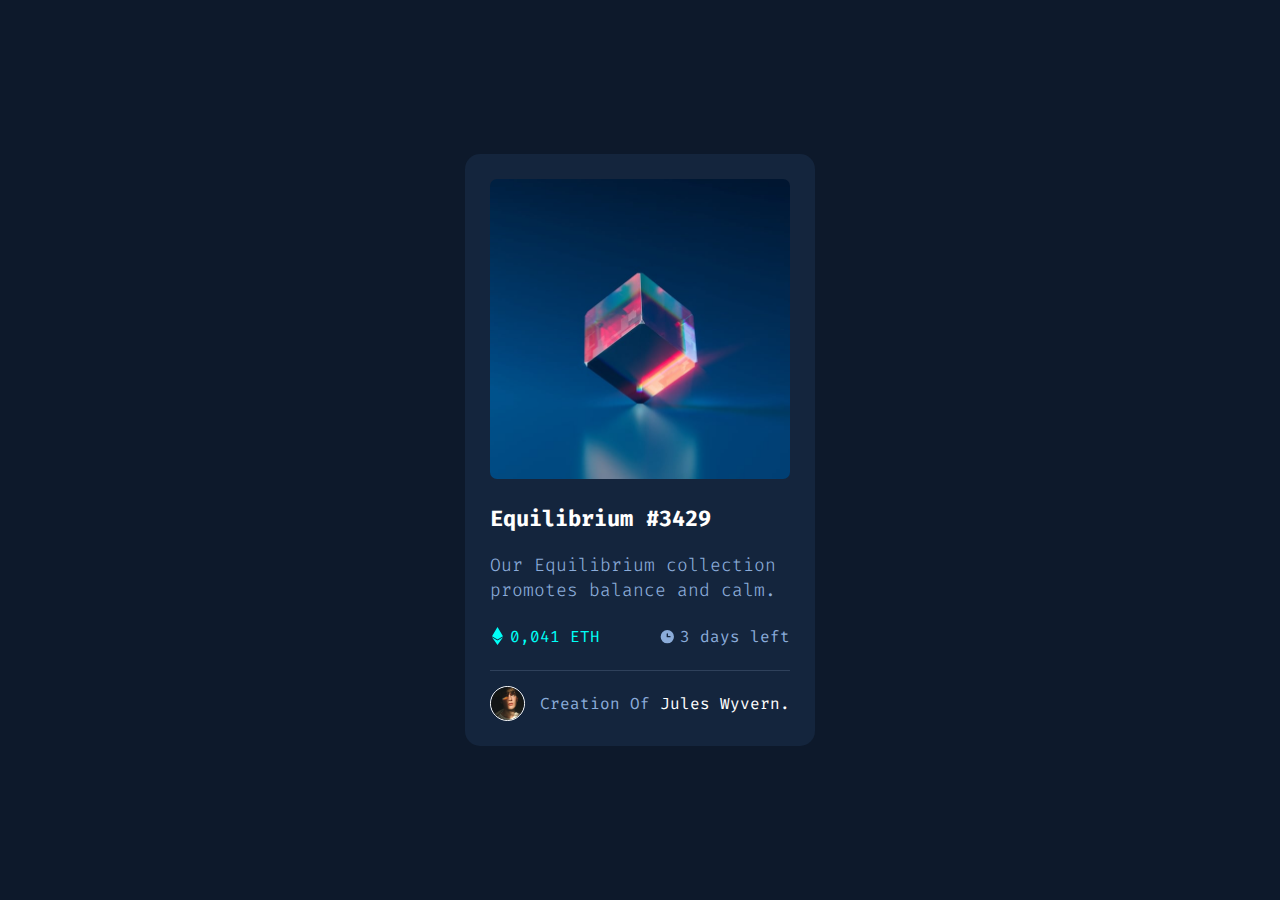
<file: index.html>
<!DOCTYPE html>
<html lang="en">
<head>
    <meta charset="UTF-8">
    <meta http-equiv="X-UA-Compatible" content="IE=edge">
    <meta name="viewport" content="width=device-width, initial-scale=1.0">
    <title>Nft preview card component</title>
    <link rel="shortcut icon" href="src/images/favicon-32x32.png" type="image/png">
    <meta name="description" content="Nft preview card component">
    <link rel="preconnect" href="https://fonts.googleapis.com">
    <link rel="preconnect" href="https://fonts.gstatic.com" crossorigin>
    <link href="https://fonts.googleapis.com/css2?family=Fira+Code:wght@300;400;600&display=swap" rel="stylesheet">
    <link rel="stylesheet" href="src/css/reset.css">
    <link rel="stylesheet" href="src/css/variables.css">
    <link rel="stylesheet" href="src/css/style.css">
</head>
<body>
    <main>
        <div class="nft-card">

            <a href="#" class="image-link">
                <img src="src/images/image-equilibrium.jpg" alt="equilibrium NFT image" class="image">
            </a>

            <a href="#" class="title-link">
                <h2 class="title">Equilibrium #3429</h2>
            </a>

            <p class="about">Our Equilibrium collection promotes balance and calm.</p>

            <div class="info">
                <p class="price">0,041 ETH</p>
                <p class="days-left">3 days left</p>
            </div>

            <div class="creator">
                <img src="src/images/image-avatar.png" alt="NFT creator" class="avatar">
                <p class="text">Creation Of <a href="#" class="name">Jules Wyvern.</a></p>
            </div>

        </div>
    </main>
</body>
</html>
</file>
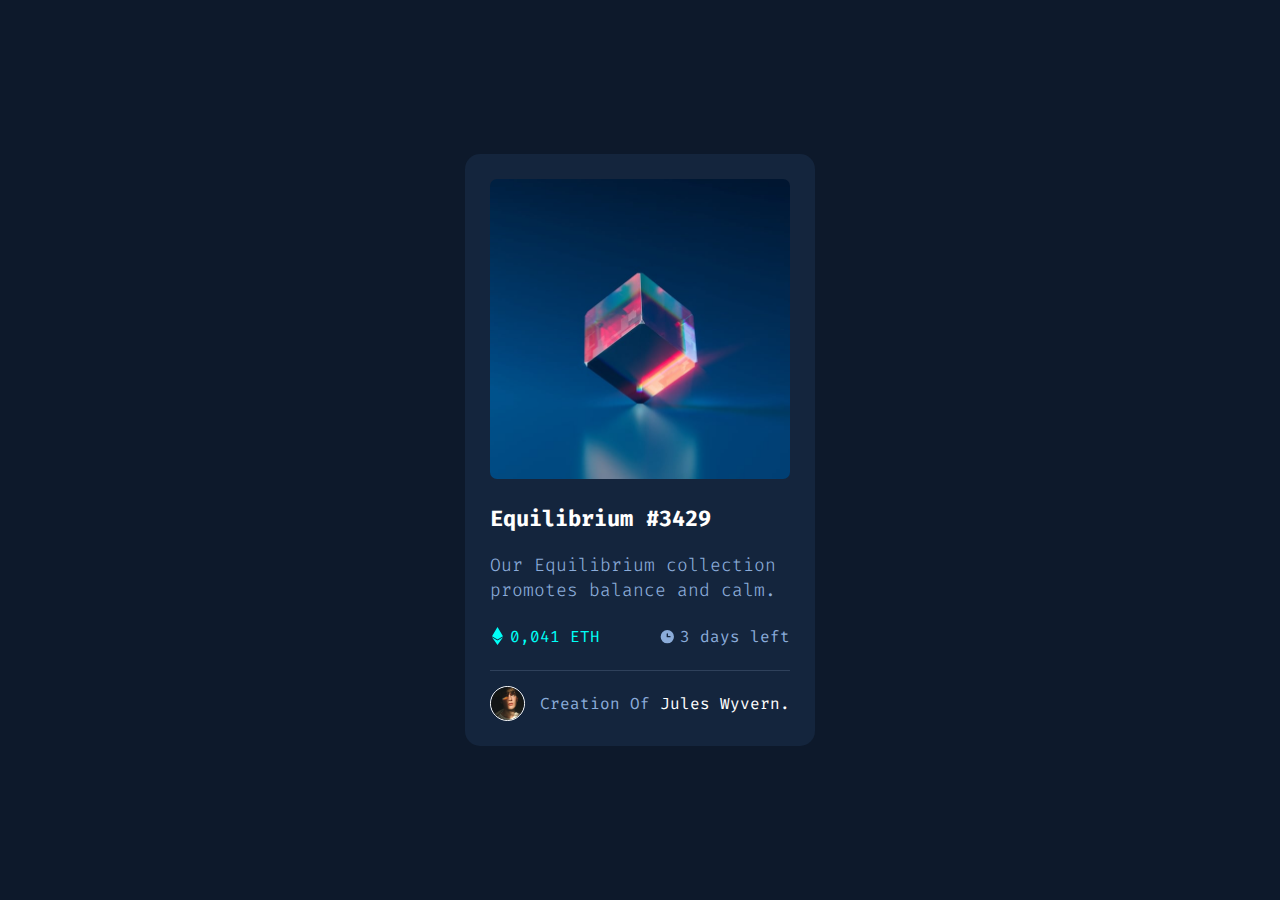
<file: src/index.html>
<!DOCTYPE html>
<html lang="en">
<head>
    <meta charset="UTF-8">
    <meta http-equiv="X-UA-Compatible" content="IE=edge">
    <meta name="viewport" content="width=device-width, initial-scale=1.0">
    <title>Nft preview card component</title>
    <link rel="shortcut icon" href="../src/images/favicon-32x32.png" type="image/png">
    <meta name="description" content="Nft preview card component">
    <link rel="preconnect" href="https://fonts.googleapis.com">
    <link rel="preconnect" href="https://fonts.gstatic.com" crossorigin>
    <link href="https://fonts.googleapis.com/css2?family=Fira+Code:wght@300;400;600&display=swap" rel="stylesheet">
    <link rel="stylesheet" href="../src/css/reset.css">
    <link rel="stylesheet" href="../src/css/variables.css">
    <link rel="stylesheet" href="../src/css/style.css">
</head>
<body>
    <main>
        <div class="nft-card">

            <a href="#" class="image-link">
                <img src="../src/images/image-equilibrium.jpg" alt="equilibrium NFT image" class="image">
            </a>

            <a href="#" class="title-link">
                <h2 class="title">Equilibrium #3429</h2>
            </a>

            <p class="about">Our Equilibrium collection promotes balance and calm.</p>

            <div class="info">
                <p class="price">0,041 ETH</p>
                <p class="days-left">3 days left</p>
            </div>

            <div class="creator">
                <img src="../src/images/image-avatar.png" alt="NFT creator" class="avatar">
                <p class="text">Creation Of <a href="#" class="name">Jules Wyvern.</a></p>
            </div>

        </div>
    </main>
</body>
</html>
</file>
<file: src/css/variables.css>
:root{
    --primary-soft: hsl(215, 51%, 70%);
    --primary-medium: hsl(178, 100%, 50%);

    --neutral-dark: hsl(217, 54%, 11%);
    --nutral-medium: hsl(216, 50%, 16%);
    --neutrak-soft: hsl(215, 32%, 27%);

    --color-text: hsl(0, 0%, 100%)
}
</file>
<file: src/css/style.css>
body{
    background-color: var(--neutral-dark);
    font-family: 'Fira Code', monospace;
}

main{
    display: flex;
    justify-content: center;
    align-items: center;
    height: 100vh;
    padding: 0 25px;
}

.nft-card{
    background-color: var(--nutral-medium); 
    max-width: 350px;
    border-radius: 15px;
    padding: 25px;
}

.nft-card .image-link{
    position: relative;
    display: flex;
}

.nft-card .image-link .image{
    width: 100%;
    border-radius: 7px;
}

.nft-card .image-link::before,
.nft-card .image-link::after{
    content: '';
    width: 100%;
    height: 100%;
    position: absolute;
    opacity: 0;
    transition: 0.3s ease-in-out;
}

.nft-card .image-link::before{
    background-color: var(--primary-medium);
    border-radius: 7px;
}

.nft-card .image-link::after{
    background: url(../images/icon-view.svg) no-repeat center;
}

.nft-card .image-link:hover::before{
    opacity: 0.35;
}

.nft-card .image-link:hover::after{
opacity: 1;
}

.nft-card .title-link .title{
    font-size: 22px;
    color: var(--color-text);
    margin: 25px 0 20px;
}

.nft-card .title-link .title:hover,
.nft-card .creator .text .name:hover{
    color: var(--primary-medium);
}

.nft-card .about{
    color: var(--primary-soft);
    font-size: 18px;
    font-weight: 300;
    line-height: 25px;
    margin-bottom: 23px;
}

.nft-card .info{
    display: flex;
    justify-content: space-between;
    margin-bottom: 23px;
}

.nft-card .info .price{
    color: var(--primary-medium);
    display: flex;
}

.nft-card .info .days-left{
    color: var(--primary-soft);
    display:flex
}

.nft-card .info .price::before{
    background: url(../images/icon-ethereum.svg) no-repeat center;
}

.nft-card .info .days-left::before{
    background: url(../images/icon-clock.svg) no-repeat center;
}

.nft-card .info .price::before,
.nft-card .info .days-left::before{
    content: '';
    width: 15px;
    height: 20px;
    display: inline-block;
    margin-right: 5px;
}

.nft-card .creator{
    display: flex;
    align-items: center;
    border-top: 1px solid var(--neutrak-soft);
    padding-top: 15px;
}

.nft-card .creator .avatar{
    max-width: 35px;
    border: 1px solid var(--color-text);
    border-radius: 50%;
    margin-right: 15px;
}

.nft-card .creator .text{
    color: var(--primary-soft);
    }

.nft-card .creator .text .name{
    color: var(--color-text);
}
</file>
